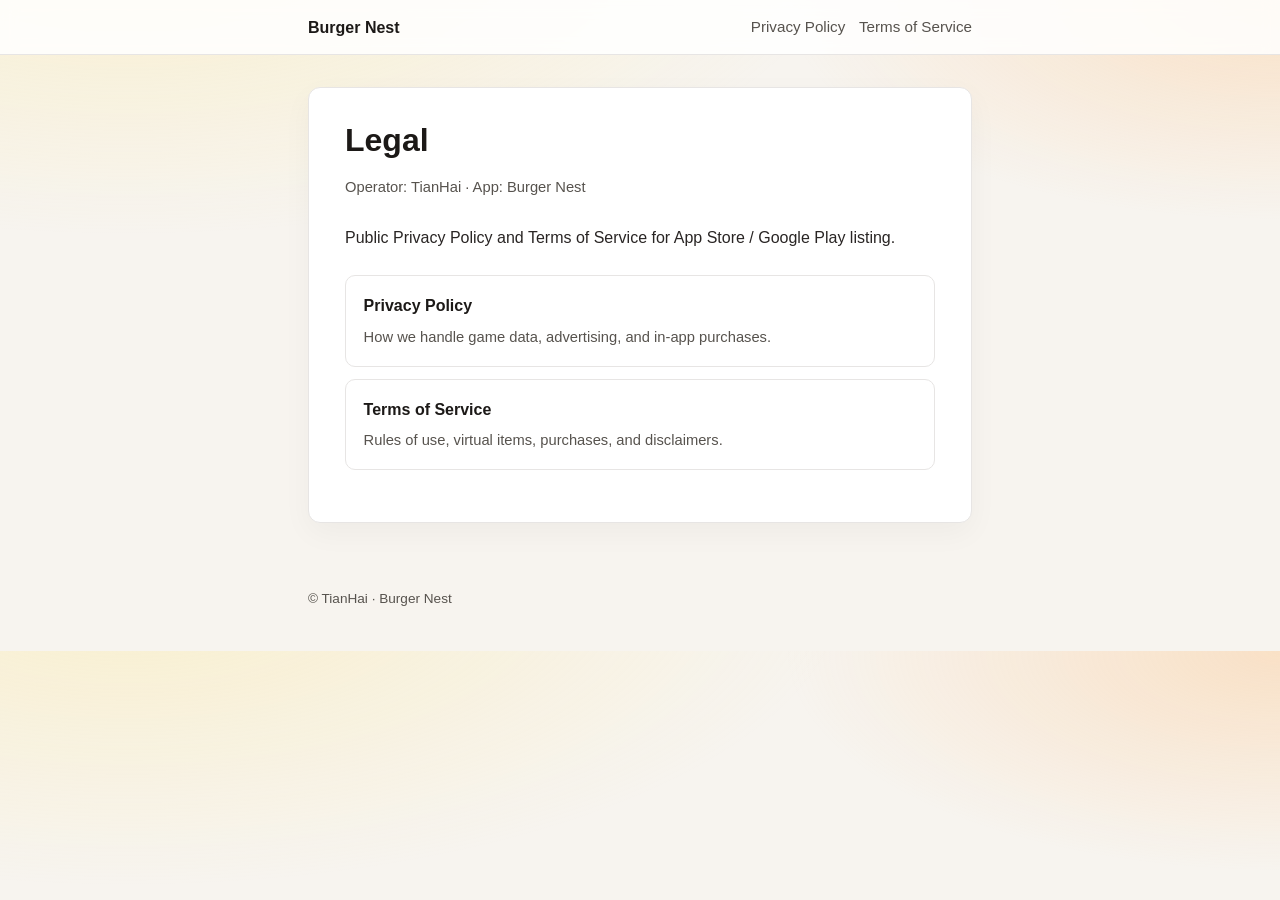
<file: index.html>
<!DOCTYPE html>
<html lang="en">
<head>
  <meta charset="utf-8" />
  <meta name="viewport" content="width=device-width, initial-scale=1" />
  <title>TianHai Pages</title>
  <meta http-equiv="refresh" content="0; url=kyjhbd/legal/" />
  <link rel="canonical" href="kyjhbd/legal/" />
  <script>location.replace("kyjhbd/legal/");</script>
</head>
<body>
  <p><a href="kyjhbd/legal/">Burger Nest legal pages</a></p>
</body>
</html>
</file>
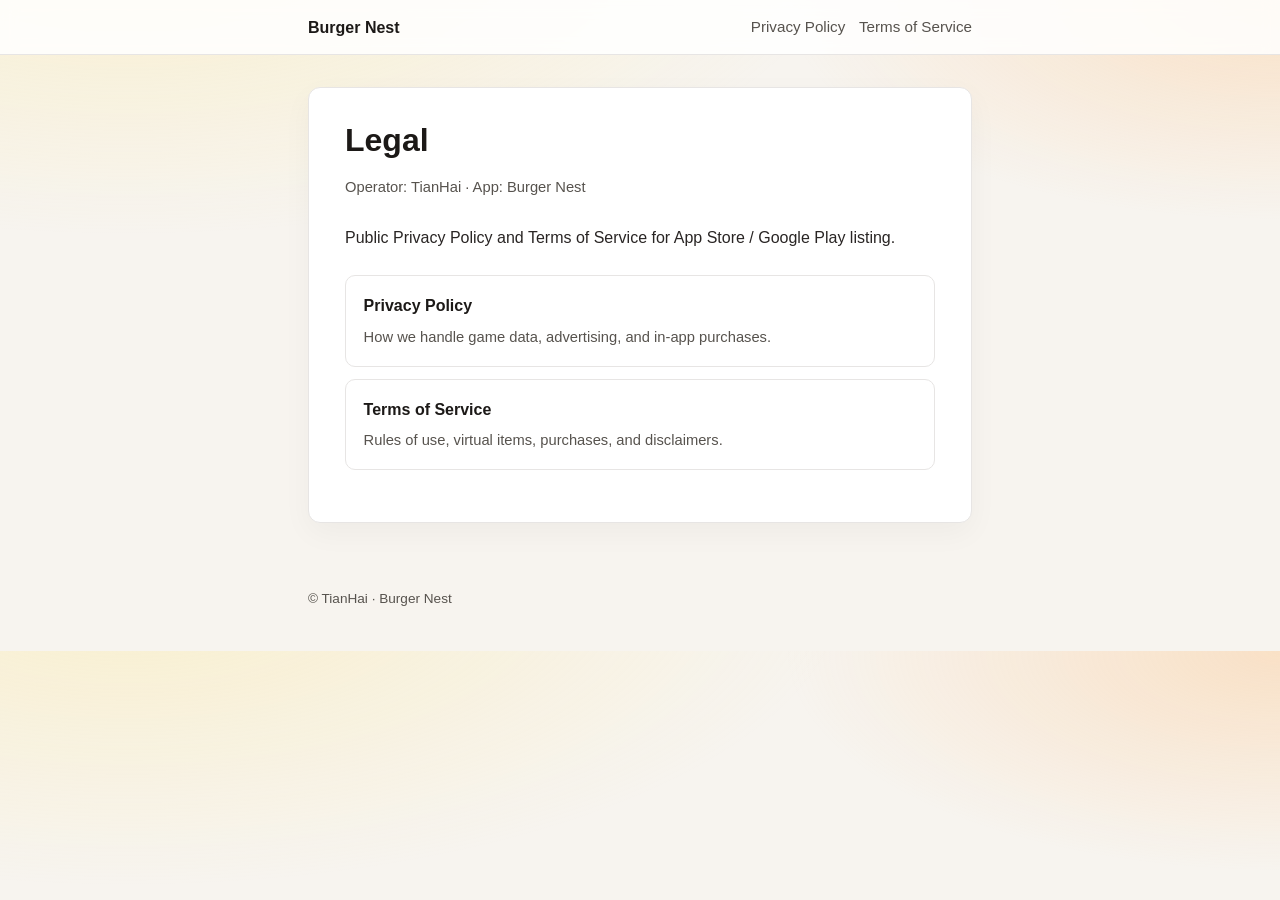
<file: kyjhbd/legal/index.html>
<!DOCTYPE html>
<html lang="en">
<head>
  <meta charset="utf-8" />
  <meta name="viewport" content="width=device-width, initial-scale=1" />
  <title>Burger Nest - Legal</title>
  <meta name="description" content="Privacy Policy and Terms of Service for Burger Nest." />
  <link rel="stylesheet" href="styles.css" />
</head>
<body>
  <header>
    <nav class="nav" aria-label="Primary">
      <a class="brand" href="index.html">Burger Nest</a>
      <div class="nav-links">
        <a href="privacy.html">Privacy Policy</a>
        <a href="terms.html">Terms of Service</a>
      </div>
    </nav>
  </header>

  <main>
    <div class="card">
      <h1>Legal</h1>
      <p class="meta">Operator: TianHai &middot; App: Burger Nest</p>
      <p>
        Public Privacy Policy and Terms of Service for App Store / Google Play listing.
      </p>
      <ul class="home-list">
        <li>
          <a href="privacy.html">
            <strong>Privacy Policy</strong>
            <span>How we handle game data, advertising, and in-app purchases.</span>
          </a>
        </li>
        <li>
          <a href="terms.html">
            <strong>Terms of Service</strong>
            <span>Rules of use, virtual items, purchases, and disclaimers.</span>
          </a>
        </li>
      </ul>
    </div>
  </main>

  <footer>
    &copy; TianHai &middot; Burger Nest
  </footer>
</body>
</html>
</file>
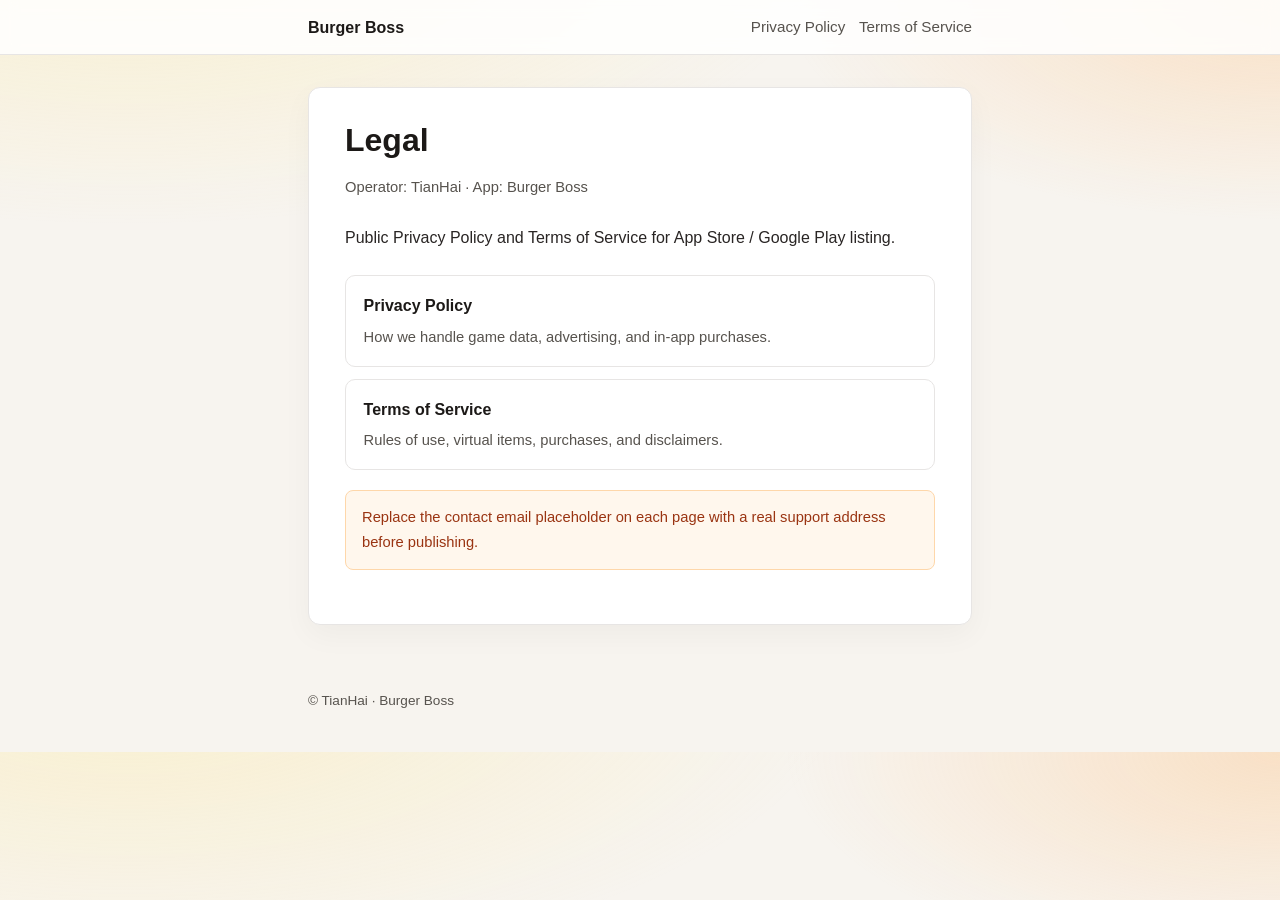
<file: kyjhbd/docs/legal/index.html>
<!DOCTYPE html>
<html lang="en">
<head>
  <meta charset="utf-8" />
  <meta name="viewport" content="width=device-width, initial-scale=1" />
  <title>Burger Boss — Legal</title>
  <meta name="description" content="Privacy Policy and Terms of Service for Burger Boss." />
  <link rel="stylesheet" href="styles.css" />
</head>
<body>
  <header>
    <nav class="nav" aria-label="Primary">
      <a class="brand" href="index.html">Burger Boss</a>
      <div class="nav-links">
        <a href="privacy.html">Privacy Policy</a>
        <a href="terms.html">Terms of Service</a>
      </div>
    </nav>
  </header>

  <main>
    <div class="card">
      <h1>Legal</h1>
      <p class="meta">Operator: TianHai · App: Burger Boss</p>
      <p>
        Public Privacy Policy and Terms of Service for App Store / Google Play listing.
      </p>
      <ul class="home-list">
        <li>
          <a href="privacy.html">
            <strong>Privacy Policy</strong>
            <span>How we handle game data, advertising, and in-app purchases.</span>
          </a>
        </li>
        <li>
          <a href="terms.html">
            <strong>Terms of Service</strong>
            <span>Rules of use, virtual items, purchases, and disclaimers.</span>
          </a>
        </li>
      </ul>
      <p class="note" style="margin-top: 1.25rem;">
        Replace the contact email placeholder on each page with a real support address before publishing.
      </p>
    </div>
  </main>

  <footer>
    © TianHai · Burger Boss
  </footer>
</body>
</html>
</file>
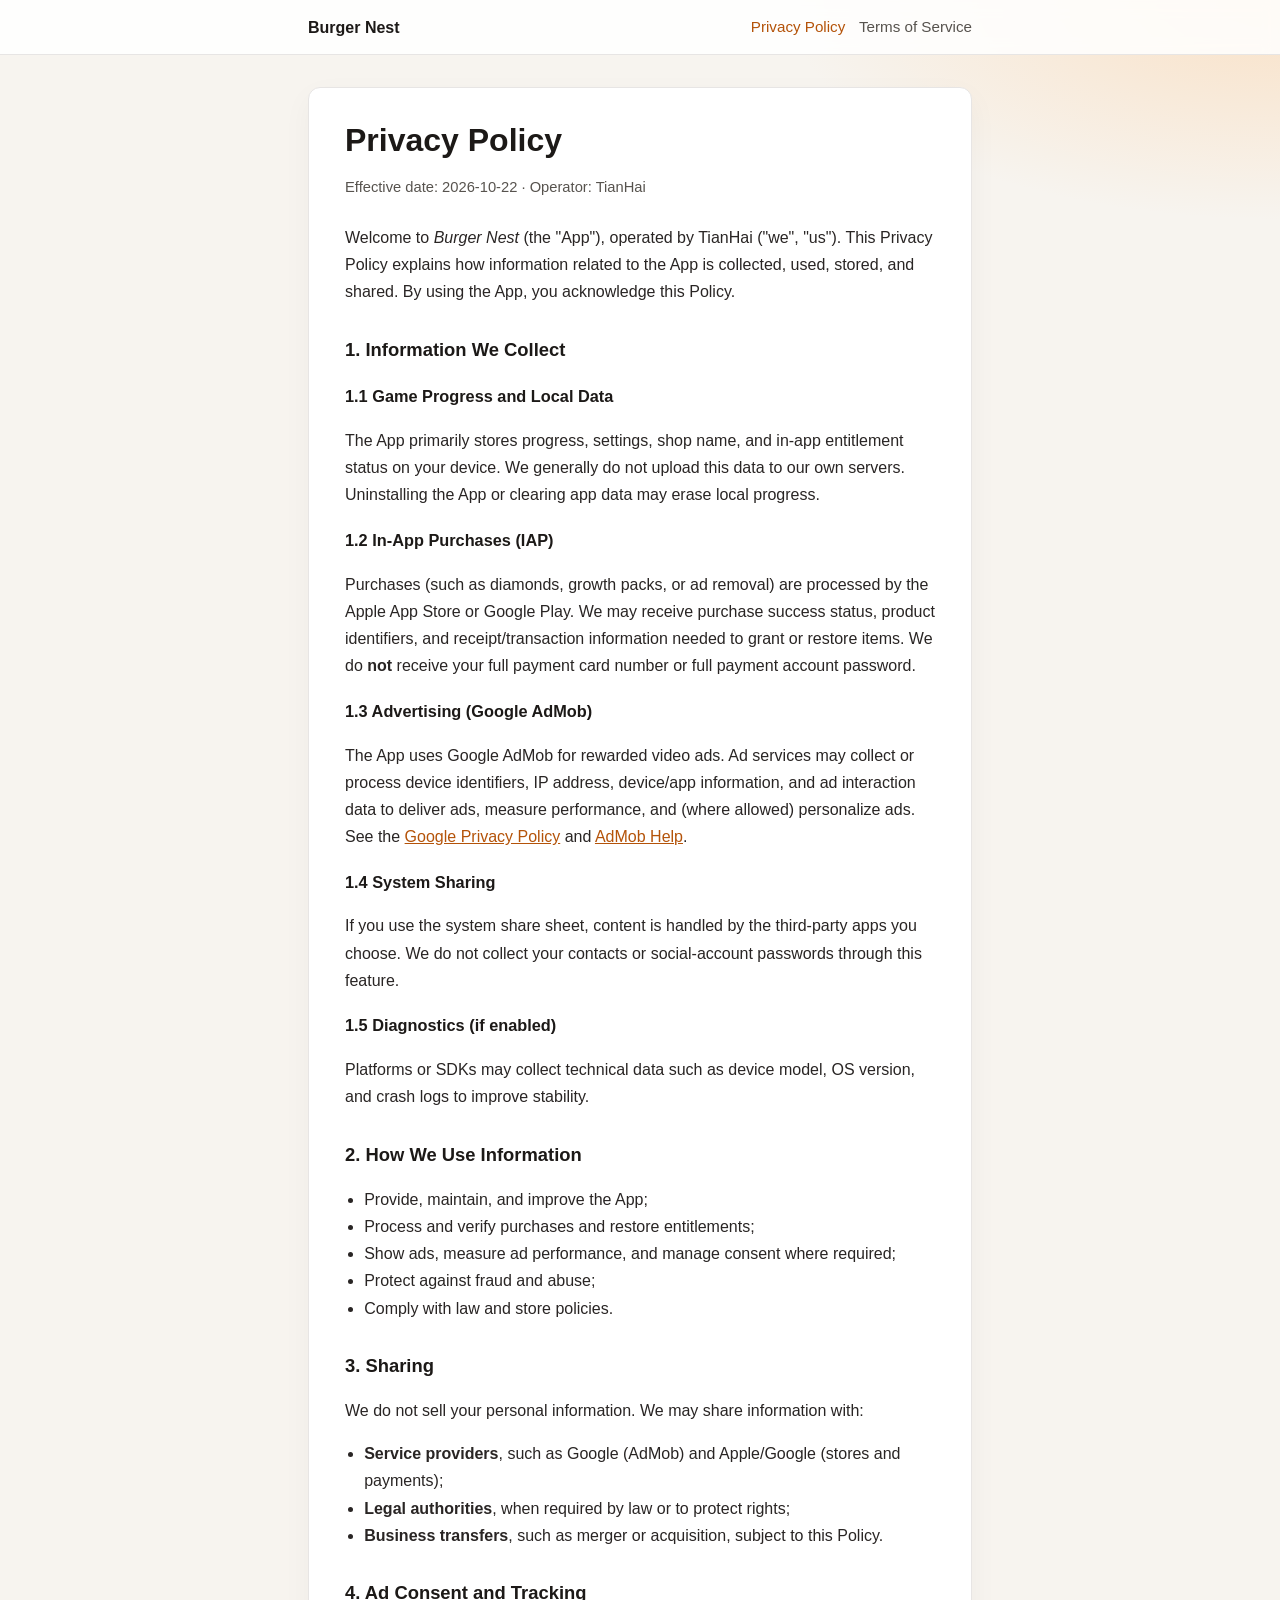
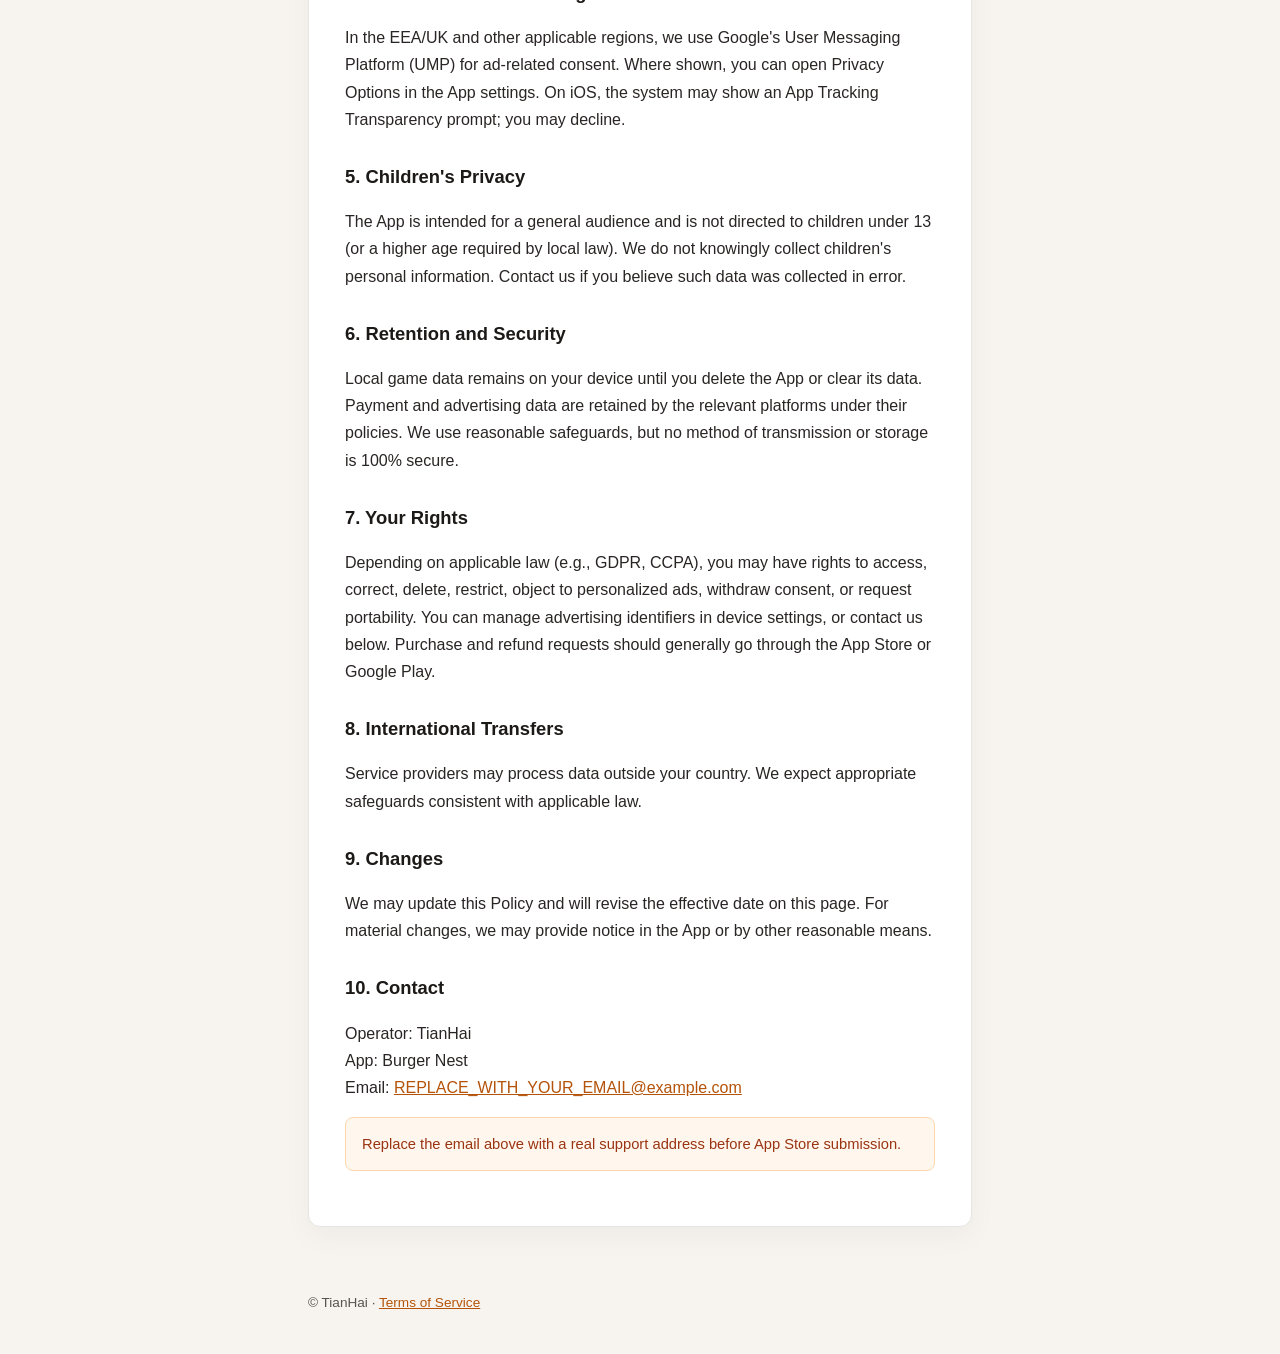
<file: kyjhbd/legal/privacy.html>
<!DOCTYPE html>
<html lang="en">
<head>
  <meta charset="utf-8" />
  <meta name="viewport" content="width=device-width, initial-scale=1" />
  <title>Privacy Policy - Burger Nest</title>
  <meta name="description" content="Privacy Policy for Burger Nest (TianHai)." />
  <link rel="stylesheet" href="styles.css" />
</head>
<body>
  <header>
    <nav class="nav" aria-label="Primary">
      <a class="brand" href="index.html">Burger Nest</a>
      <div class="nav-links">
        <a href="privacy.html" aria-current="page">Privacy Policy</a>
        <a href="terms.html">Terms of Service</a>
      </div>
    </nav>
  </header>

  <main>
    <article class="card">
      <h1>Privacy Policy</h1>
      <p class="meta">Effective date: 2026-10-22 · Operator: TianHai</p>

      <p>
        Welcome to <em>Burger Nest</em> (the "App"), operated by TianHai ("we", "us").
        This Privacy Policy explains how information related to the App is collected, used, stored, and shared.
        By using the App, you acknowledge this Policy.
      </p>

      <h2>1. Information We Collect</h2>
      <h3>1.1 Game Progress and Local Data</h3>
      <p>
        The App primarily stores progress, settings, shop name, and in-app entitlement status on your device.
        We generally do not upload this data to our own servers. Uninstalling the App or clearing app data may erase local progress.
      </p>
      <h3>1.2 In-App Purchases (IAP)</h3>
      <p>
        Purchases (such as diamonds, growth packs, or ad removal) are processed by the Apple App Store or Google Play.
        We may receive purchase success status, product identifiers, and receipt/transaction information needed to grant or restore items.
        We do <strong>not</strong> receive your full payment card number or full payment account password.
      </p>
      <h3>1.3 Advertising (Google AdMob)</h3>
      <p>
        The App uses Google AdMob for rewarded video ads. Ad services may collect or process device identifiers,
        IP address, device/app information, and ad interaction data to deliver ads, measure performance, and (where allowed) personalize ads.
        See the
        <a href="https://policies.google.com/privacy" rel="noopener noreferrer" target="_blank">Google Privacy Policy</a>
        and
        <a href="https://support.google.com/admob/answer/6128543" rel="noopener noreferrer" target="_blank">AdMob Help</a>.
      </p>
      <h3>1.4 System Sharing</h3>
      <p>
        If you use the system share sheet, content is handled by the third-party apps you choose.
        We do not collect your contacts or social-account passwords through this feature.
      </p>
      <h3>1.5 Diagnostics (if enabled)</h3>
      <p>
        Platforms or SDKs may collect technical data such as device model, OS version, and crash logs to improve stability.
      </p>

      <h2>2. How We Use Information</h2>
      <ul>
        <li>Provide, maintain, and improve the App;</li>
        <li>Process and verify purchases and restore entitlements;</li>
        <li>Show ads, measure ad performance, and manage consent where required;</li>
        <li>Protect against fraud and abuse;</li>
        <li>Comply with law and store policies.</li>
      </ul>

      <h2>3. Sharing</h2>
      <p>We do not sell your personal information. We may share information with:</p>
      <ul>
        <li><strong>Service providers</strong>, such as Google (AdMob) and Apple/Google (stores and payments);</li>
        <li><strong>Legal authorities</strong>, when required by law or to protect rights;</li>
        <li><strong>Business transfers</strong>, such as merger or acquisition, subject to this Policy.</li>
      </ul>

      <h2>4. Ad Consent and Tracking</h2>
      <p>
        In the EEA/UK and other applicable regions, we use Google's User Messaging Platform (UMP) for ad-related consent.
        Where shown, you can open Privacy Options in the App settings. On iOS, the system may show an App Tracking Transparency prompt; you may decline.
      </p>

      <h2>5. Children's Privacy</h2>
      <p>
        The App is intended for a general audience and is not directed to children under 13
        (or a higher age required by local law). We do not knowingly collect children's personal information.
        Contact us if you believe such data was collected in error.
      </p>

      <h2>6. Retention and Security</h2>
      <p>
        Local game data remains on your device until you delete the App or clear its data.
        Payment and advertising data are retained by the relevant platforms under their policies.
        We use reasonable safeguards, but no method of transmission or storage is 100% secure.
      </p>

      <h2>7. Your Rights</h2>
      <p>
        Depending on applicable law (e.g., GDPR, CCPA), you may have rights to access, correct, delete, restrict,
        object to personalized ads, withdraw consent, or request portability. You can manage advertising identifiers in device settings,
        or contact us below. Purchase and refund requests should generally go through the App Store or Google Play.
      </p>

      <h2>8. International Transfers</h2>
      <p>
        Service providers may process data outside your country. We expect appropriate safeguards consistent with applicable law.
      </p>

      <h2>9. Changes</h2>
      <p>
        We may update this Policy and will revise the effective date on this page.
        For material changes, we may provide notice in the App or by other reasonable means.
      </p>

      <h2>10. Contact</h2>
      <p>
        Operator: TianHai<br />
        App: Burger Nest<br />
        Email: <a href="mailto:REPLACE_WITH_YOUR_EMAIL@example.com">REPLACE_WITH_YOUR_EMAIL@example.com</a>
      </p>
      <p class="note">Replace the email above with a real support address before App Store submission.</p>
    </article>
  </main>

  <footer>
    © TianHai · <a href="terms.html">Terms of Service</a>
  </footer>
</body>
</html>
</file>
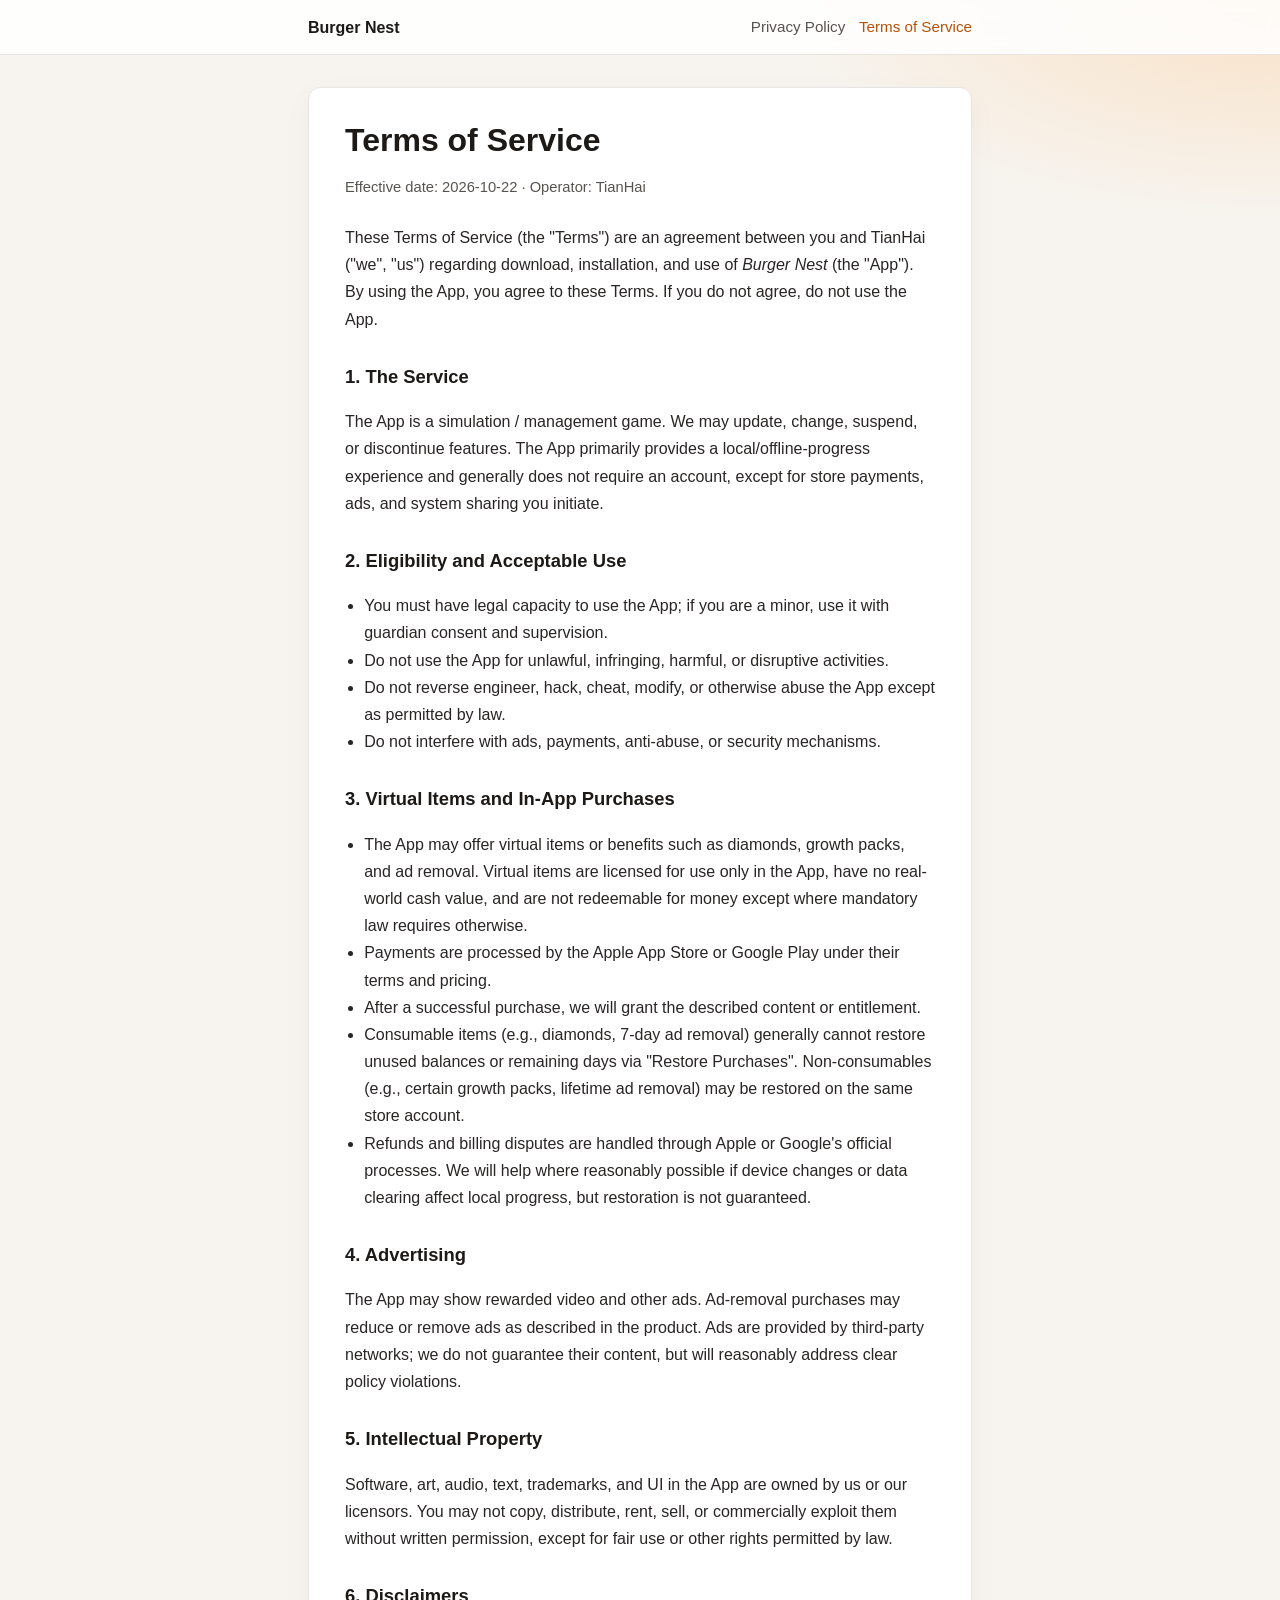
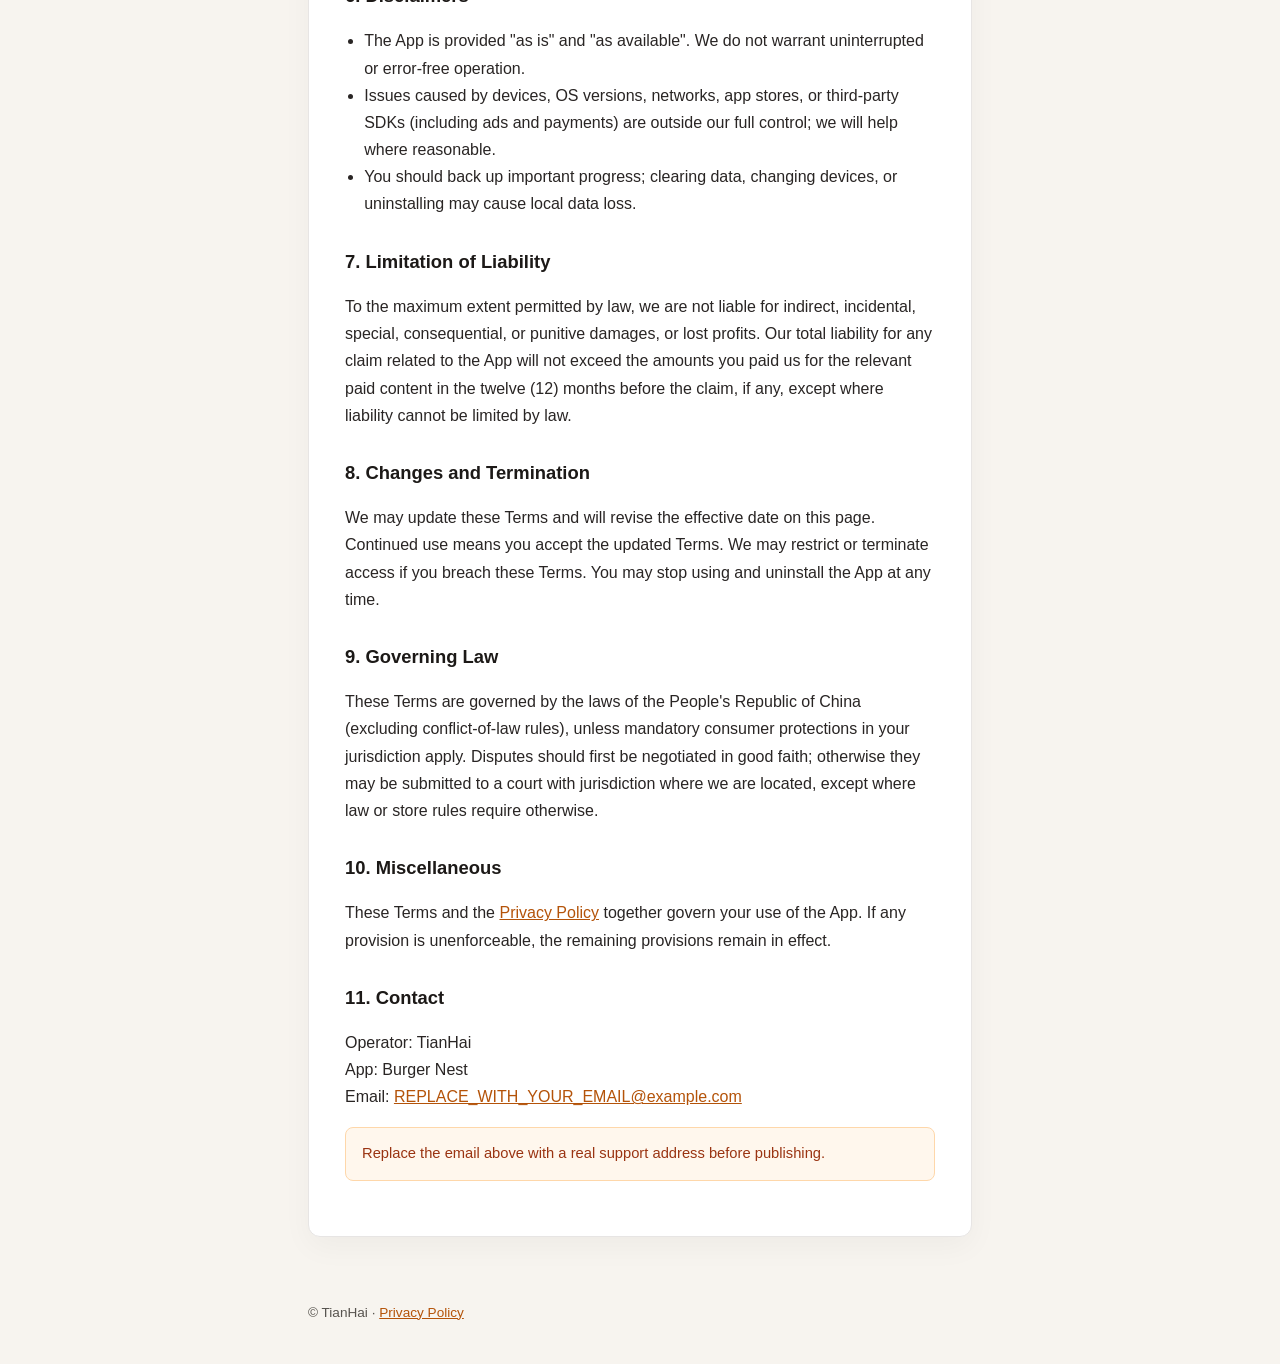
<file: kyjhbd/legal/terms.html>
<!DOCTYPE html>
<html lang="en">
<head>
  <meta charset="utf-8" />
  <meta name="viewport" content="width=device-width, initial-scale=1" />
  <title>Terms of Service - Burger Nest</title>
  <meta name="description" content="Terms of Service for Burger Nest (TianHai)." />
  <link rel="stylesheet" href="styles.css" />
</head>
<body>
  <header>
    <nav class="nav" aria-label="Primary">
      <a class="brand" href="index.html">Burger Nest</a>
      <div class="nav-links">
        <a href="privacy.html">Privacy Policy</a>
        <a href="terms.html" aria-current="page">Terms of Service</a>
      </div>
    </nav>
  </header>

  <main>
    <article class="card">
      <h1>Terms of Service</h1>
      <p class="meta">Effective date: 2026-10-22 · Operator: TianHai</p>

      <p>
        These Terms of Service (the "Terms") are an agreement between you and TianHai ("we", "us")
        regarding download, installation, and use of <em>Burger Nest</em> (the "App").
        By using the App, you agree to these Terms. If you do not agree, do not use the App.
      </p>

      <h2>1. The Service</h2>
      <p>
        The App is a simulation / management game. We may update, change, suspend, or discontinue features.
        The App primarily provides a local/offline-progress experience and generally does not require an account,
        except for store payments, ads, and system sharing you initiate.
      </p>

      <h2>2. Eligibility and Acceptable Use</h2>
      <ul>
        <li>You must have legal capacity to use the App; if you are a minor, use it with guardian consent and supervision.</li>
        <li>Do not use the App for unlawful, infringing, harmful, or disruptive activities.</li>
        <li>Do not reverse engineer, hack, cheat, modify, or otherwise abuse the App except as permitted by law.</li>
        <li>Do not interfere with ads, payments, anti-abuse, or security mechanisms.</li>
      </ul>

      <h2>3. Virtual Items and In-App Purchases</h2>
      <ul>
        <li>
          The App may offer virtual items or benefits such as diamonds, growth packs, and ad removal.
          Virtual items are licensed for use only in the App, have no real-world cash value, and are not redeemable for money
          except where mandatory law requires otherwise.
        </li>
        <li>Payments are processed by the Apple App Store or Google Play under their terms and pricing.</li>
        <li>After a successful purchase, we will grant the described content or entitlement.</li>
        <li>
          Consumable items (e.g., diamonds, 7-day ad removal) generally cannot restore unused balances or remaining days via "Restore Purchases".
          Non-consumables (e.g., certain growth packs, lifetime ad removal) may be restored on the same store account.
        </li>
        <li>
          Refunds and billing disputes are handled through Apple or Google's official processes.
          We will help where reasonably possible if device changes or data clearing affect local progress,
          but restoration is not guaranteed.
        </li>
      </ul>

      <h2>4. Advertising</h2>
      <p>
        The App may show rewarded video and other ads. Ad-removal purchases may reduce or remove ads as described in the product.
        Ads are provided by third-party networks; we do not guarantee their content, but will reasonably address clear policy violations.
      </p>

      <h2>5. Intellectual Property</h2>
      <p>
        Software, art, audio, text, trademarks, and UI in the App are owned by us or our licensors.
        You may not copy, distribute, rent, sell, or commercially exploit them without written permission,
        except for fair use or other rights permitted by law.
      </p>

      <h2>6. Disclaimers</h2>
      <ul>
        <li>The App is provided "as is" and "as available". We do not warrant uninterrupted or error-free operation.</li>
        <li>Issues caused by devices, OS versions, networks, app stores, or third-party SDKs (including ads and payments)
          are outside our full control; we will help where reasonable.</li>
        <li>You should back up important progress; clearing data, changing devices, or uninstalling may cause local data loss.</li>
      </ul>

      <h2>7. Limitation of Liability</h2>
      <p>
        To the maximum extent permitted by law, we are not liable for indirect, incidental, special, consequential,
        or punitive damages, or lost profits. Our total liability for any claim related to the App will not exceed
        the amounts you paid us for the relevant paid content in the twelve (12) months before the claim, if any,
        except where liability cannot be limited by law.
      </p>

      <h2>8. Changes and Termination</h2>
      <p>
        We may update these Terms and will revise the effective date on this page.
        Continued use means you accept the updated Terms. We may restrict or terminate access if you breach these Terms.
        You may stop using and uninstall the App at any time.
      </p>

      <h2>9. Governing Law</h2>
      <p>
        These Terms are governed by the laws of the People's Republic of China (excluding conflict-of-law rules),
        unless mandatory consumer protections in your jurisdiction apply.
        Disputes should first be negotiated in good faith; otherwise they may be submitted to a court with jurisdiction
        where we are located, except where law or store rules require otherwise.
      </p>

      <h2>10. Miscellaneous</h2>
      <p>
        These Terms and the
        <a href="privacy.html">Privacy Policy</a>
        together govern your use of the App. If any provision is unenforceable, the remaining provisions remain in effect.
      </p>

      <h2>11. Contact</h2>
      <p>
        Operator: TianHai<br />
        App: Burger Nest<br />
        Email: <a href="mailto:REPLACE_WITH_YOUR_EMAIL@example.com">REPLACE_WITH_YOUR_EMAIL@example.com</a>
      </p>
      <p class="note">Replace the email above with a real support address before publishing.</p>
    </article>
  </main>

  <footer>
    © TianHai · <a href="privacy.html">Privacy Policy</a>
  </footer>
</body>
</html>
</file>
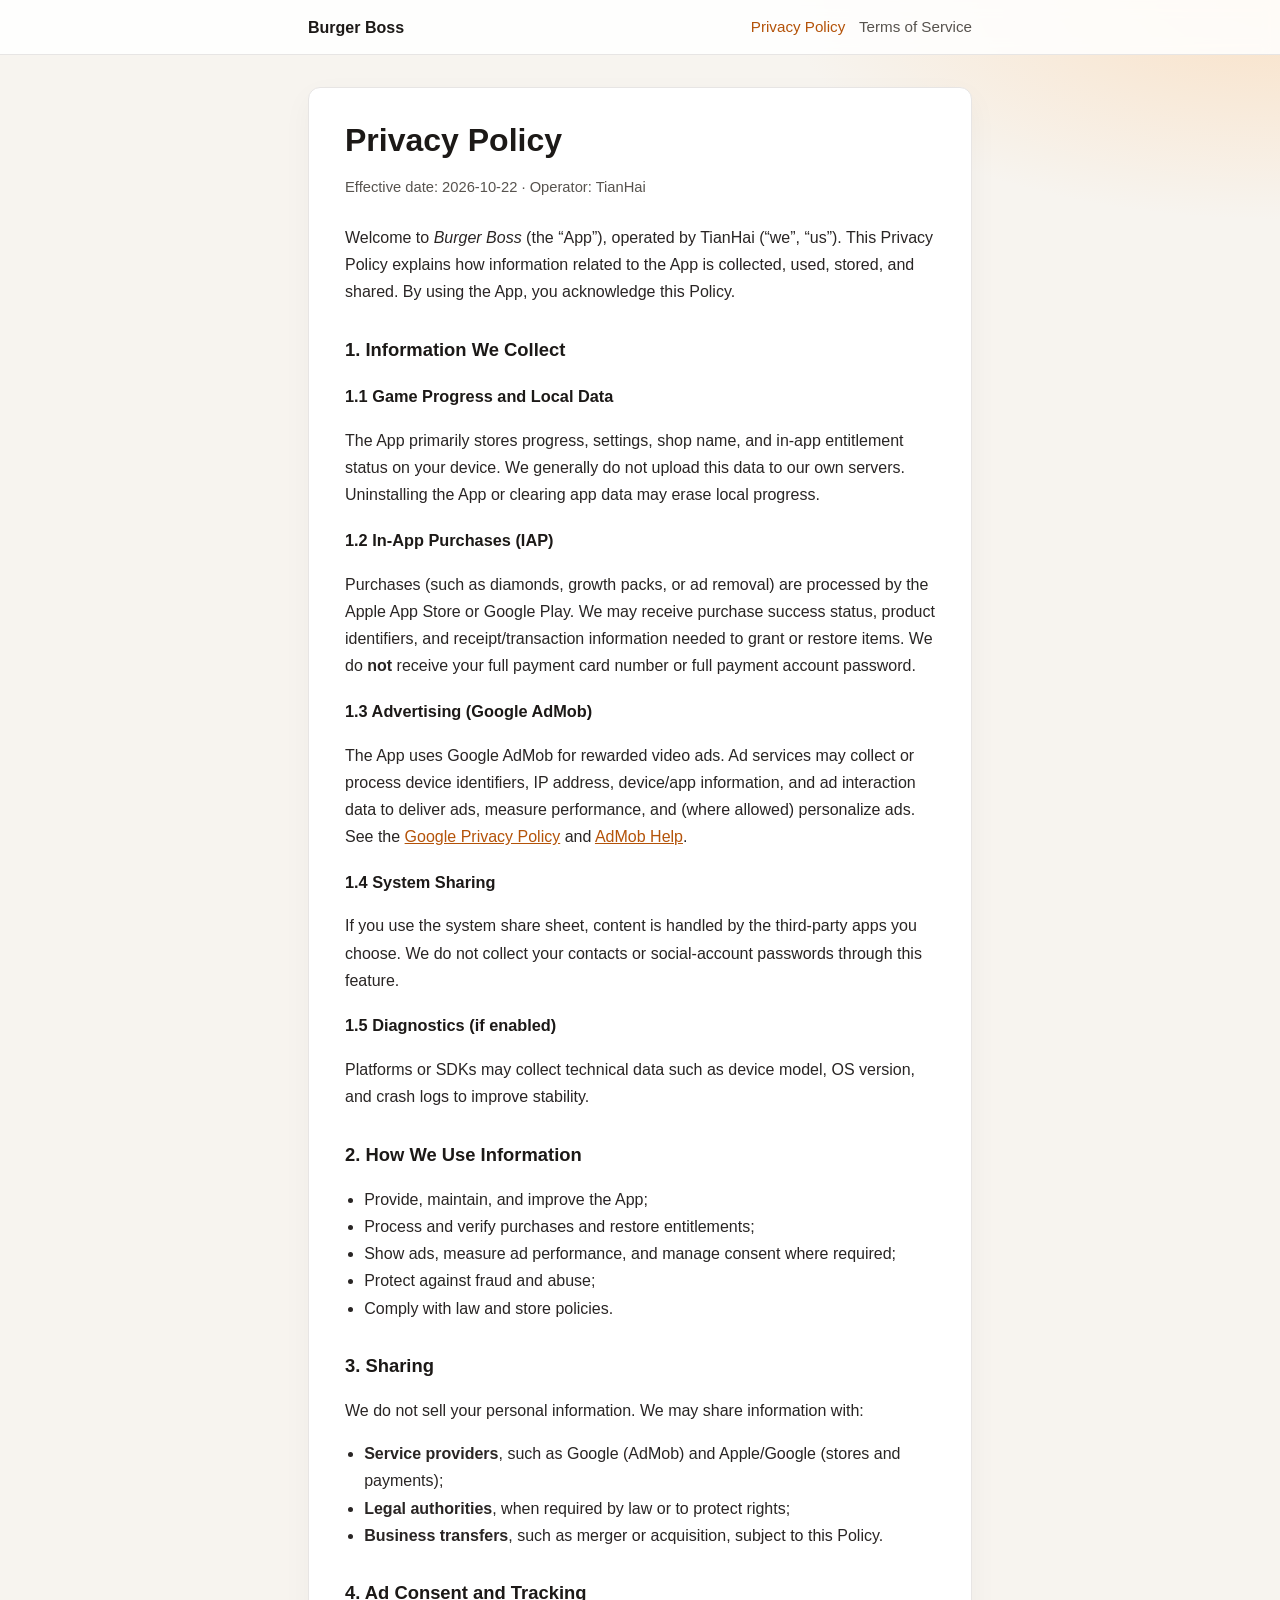
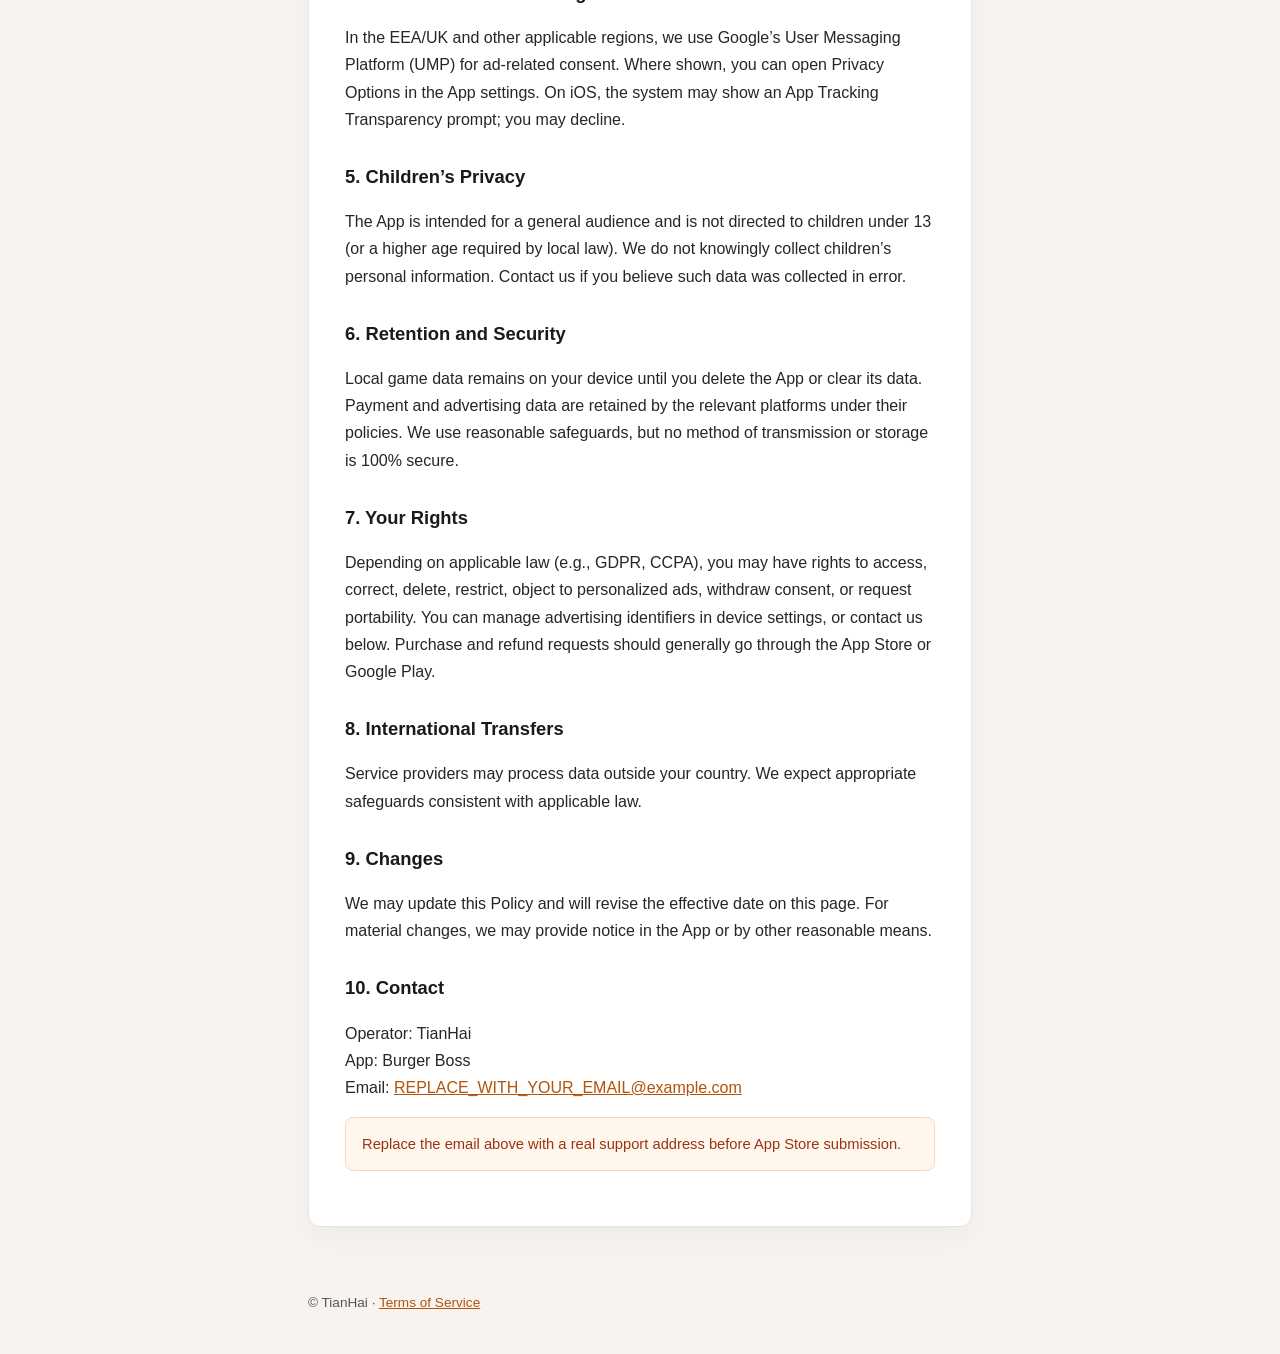
<file: kyjhbd/docs/legal/privacy.html>
<!DOCTYPE html>
<html lang="en">
<head>
  <meta charset="utf-8" />
  <meta name="viewport" content="width=device-width, initial-scale=1" />
  <title>Privacy Policy — Burger Boss</title>
  <meta name="description" content="Privacy Policy for Burger Boss (TianHai)." />
  <link rel="stylesheet" href="styles.css" />
</head>
<body>
  <header>
    <nav class="nav" aria-label="Primary">
      <a class="brand" href="index.html">Burger Boss</a>
      <div class="nav-links">
        <a href="privacy.html" aria-current="page">Privacy Policy</a>
        <a href="terms.html">Terms of Service</a>
      </div>
    </nav>
  </header>

  <main>
    <article class="card">
      <h1>Privacy Policy</h1>
      <p class="meta">Effective date: 2026-10-22 · Operator: TianHai</p>

      <p>
        Welcome to <em>Burger Boss</em> (the “App”), operated by TianHai (“we”, “us”).
        This Privacy Policy explains how information related to the App is collected, used, stored, and shared.
        By using the App, you acknowledge this Policy.
      </p>

      <h2>1. Information We Collect</h2>
      <h3>1.1 Game Progress and Local Data</h3>
      <p>
        The App primarily stores progress, settings, shop name, and in-app entitlement status on your device.
        We generally do not upload this data to our own servers. Uninstalling the App or clearing app data may erase local progress.
      </p>
      <h3>1.2 In-App Purchases (IAP)</h3>
      <p>
        Purchases (such as diamonds, growth packs, or ad removal) are processed by the Apple App Store or Google Play.
        We may receive purchase success status, product identifiers, and receipt/transaction information needed to grant or restore items.
        We do <strong>not</strong> receive your full payment card number or full payment account password.
      </p>
      <h3>1.3 Advertising (Google AdMob)</h3>
      <p>
        The App uses Google AdMob for rewarded video ads. Ad services may collect or process device identifiers,
        IP address, device/app information, and ad interaction data to deliver ads, measure performance, and (where allowed) personalize ads.
        See the
        <a href="https://policies.google.com/privacy" rel="noopener noreferrer" target="_blank">Google Privacy Policy</a>
        and
        <a href="https://support.google.com/admob/answer/6128543" rel="noopener noreferrer" target="_blank">AdMob Help</a>.
      </p>
      <h3>1.4 System Sharing</h3>
      <p>
        If you use the system share sheet, content is handled by the third-party apps you choose.
        We do not collect your contacts or social-account passwords through this feature.
      </p>
      <h3>1.5 Diagnostics (if enabled)</h3>
      <p>
        Platforms or SDKs may collect technical data such as device model, OS version, and crash logs to improve stability.
      </p>

      <h2>2. How We Use Information</h2>
      <ul>
        <li>Provide, maintain, and improve the App;</li>
        <li>Process and verify purchases and restore entitlements;</li>
        <li>Show ads, measure ad performance, and manage consent where required;</li>
        <li>Protect against fraud and abuse;</li>
        <li>Comply with law and store policies.</li>
      </ul>

      <h2>3. Sharing</h2>
      <p>We do not sell your personal information. We may share information with:</p>
      <ul>
        <li><strong>Service providers</strong>, such as Google (AdMob) and Apple/Google (stores and payments);</li>
        <li><strong>Legal authorities</strong>, when required by law or to protect rights;</li>
        <li><strong>Business transfers</strong>, such as merger or acquisition, subject to this Policy.</li>
      </ul>

      <h2>4. Ad Consent and Tracking</h2>
      <p>
        In the EEA/UK and other applicable regions, we use Google’s User Messaging Platform (UMP) for ad-related consent.
        Where shown, you can open Privacy Options in the App settings. On iOS, the system may show an App Tracking Transparency prompt; you may decline.
      </p>

      <h2>5. Children’s Privacy</h2>
      <p>
        The App is intended for a general audience and is not directed to children under 13
        (or a higher age required by local law). We do not knowingly collect children’s personal information.
        Contact us if you believe such data was collected in error.
      </p>

      <h2>6. Retention and Security</h2>
      <p>
        Local game data remains on your device until you delete the App or clear its data.
        Payment and advertising data are retained by the relevant platforms under their policies.
        We use reasonable safeguards, but no method of transmission or storage is 100% secure.
      </p>

      <h2>7. Your Rights</h2>
      <p>
        Depending on applicable law (e.g., GDPR, CCPA), you may have rights to access, correct, delete, restrict,
        object to personalized ads, withdraw consent, or request portability. You can manage advertising identifiers in device settings,
        or contact us below. Purchase and refund requests should generally go through the App Store or Google Play.
      </p>

      <h2>8. International Transfers</h2>
      <p>
        Service providers may process data outside your country. We expect appropriate safeguards consistent with applicable law.
      </p>

      <h2>9. Changes</h2>
      <p>
        We may update this Policy and will revise the effective date on this page.
        For material changes, we may provide notice in the App or by other reasonable means.
      </p>

      <h2>10. Contact</h2>
      <p>
        Operator: TianHai<br />
        App: Burger Boss<br />
        Email: <a href="mailto:REPLACE_WITH_YOUR_EMAIL@example.com">REPLACE_WITH_YOUR_EMAIL@example.com</a>
      </p>
      <p class="note">Replace the email above with a real support address before App Store submission.</p>
    </article>
  </main>

  <footer>
    © TianHai · <a href="terms.html">Terms of Service</a>
  </footer>
</body>
</html>
</file>
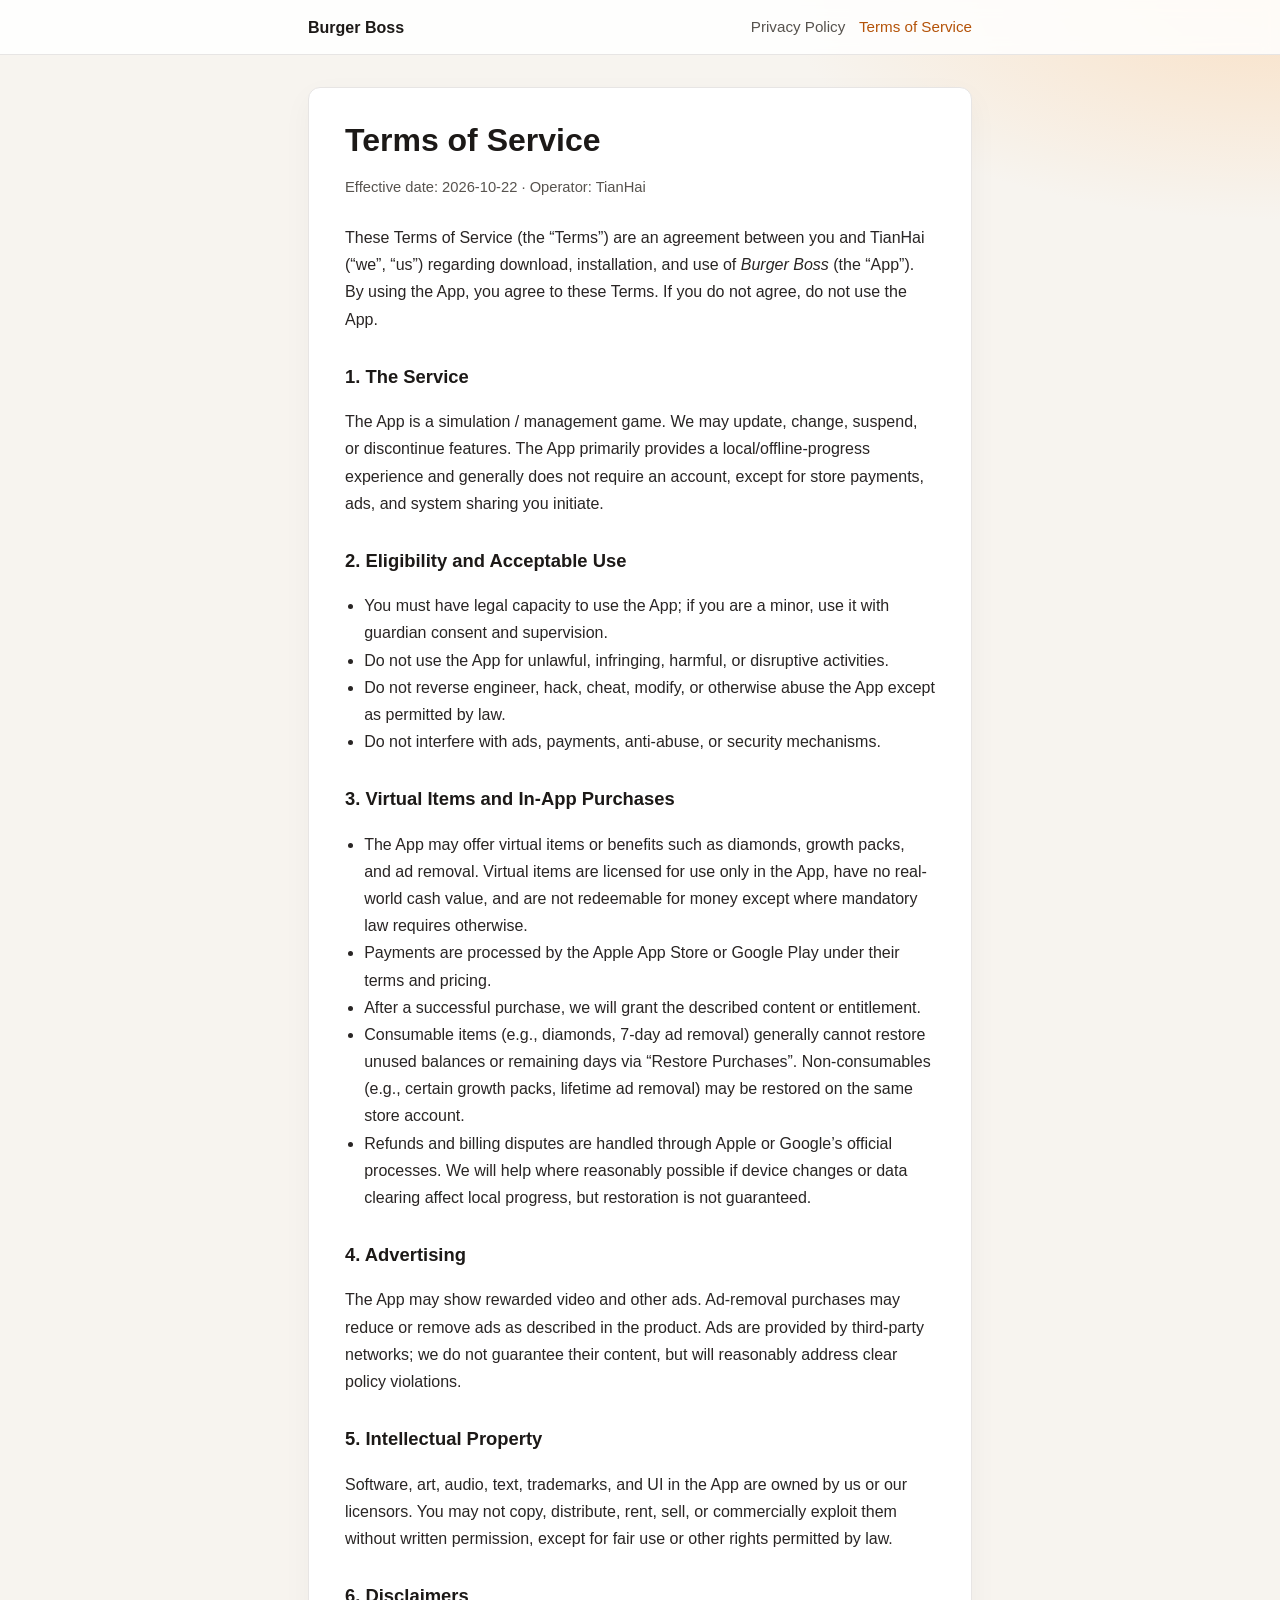
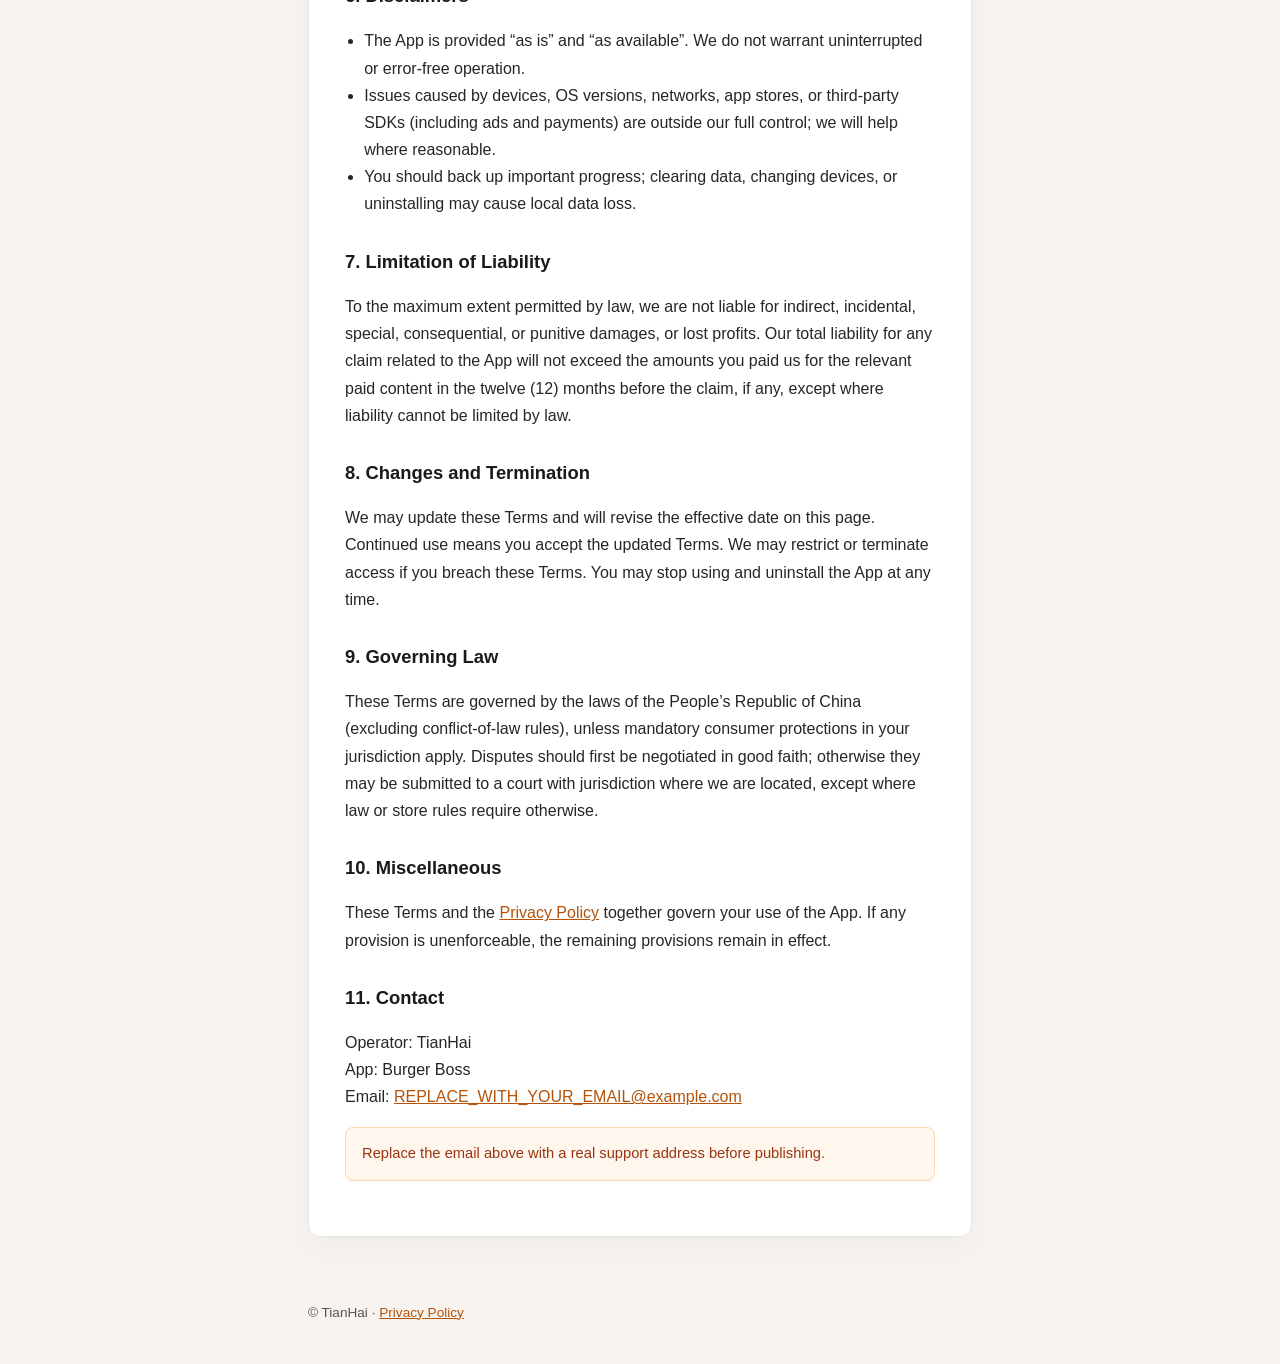
<file: kyjhbd/docs/legal/terms.html>
<!DOCTYPE html>
<html lang="en">
<head>
  <meta charset="utf-8" />
  <meta name="viewport" content="width=device-width, initial-scale=1" />
  <title>Terms of Service — Burger Boss</title>
  <meta name="description" content="Terms of Service for Burger Boss (TianHai)." />
  <link rel="stylesheet" href="styles.css" />
</head>
<body>
  <header>
    <nav class="nav" aria-label="Primary">
      <a class="brand" href="index.html">Burger Boss</a>
      <div class="nav-links">
        <a href="privacy.html">Privacy Policy</a>
        <a href="terms.html" aria-current="page">Terms of Service</a>
      </div>
    </nav>
  </header>

  <main>
    <article class="card">
      <h1>Terms of Service</h1>
      <p class="meta">Effective date: 2026-10-22 · Operator: TianHai</p>

      <p>
        These Terms of Service (the “Terms”) are an agreement between you and TianHai (“we”, “us”)
        regarding download, installation, and use of <em>Burger Boss</em> (the “App”).
        By using the App, you agree to these Terms. If you do not agree, do not use the App.
      </p>

      <h2>1. The Service</h2>
      <p>
        The App is a simulation / management game. We may update, change, suspend, or discontinue features.
        The App primarily provides a local/offline-progress experience and generally does not require an account,
        except for store payments, ads, and system sharing you initiate.
      </p>

      <h2>2. Eligibility and Acceptable Use</h2>
      <ul>
        <li>You must have legal capacity to use the App; if you are a minor, use it with guardian consent and supervision.</li>
        <li>Do not use the App for unlawful, infringing, harmful, or disruptive activities.</li>
        <li>Do not reverse engineer, hack, cheat, modify, or otherwise abuse the App except as permitted by law.</li>
        <li>Do not interfere with ads, payments, anti-abuse, or security mechanisms.</li>
      </ul>

      <h2>3. Virtual Items and In-App Purchases</h2>
      <ul>
        <li>
          The App may offer virtual items or benefits such as diamonds, growth packs, and ad removal.
          Virtual items are licensed for use only in the App, have no real-world cash value, and are not redeemable for money
          except where mandatory law requires otherwise.
        </li>
        <li>Payments are processed by the Apple App Store or Google Play under their terms and pricing.</li>
        <li>After a successful purchase, we will grant the described content or entitlement.</li>
        <li>
          Consumable items (e.g., diamonds, 7-day ad removal) generally cannot restore unused balances or remaining days via “Restore Purchases”.
          Non-consumables (e.g., certain growth packs, lifetime ad removal) may be restored on the same store account.
        </li>
        <li>
          Refunds and billing disputes are handled through Apple or Google’s official processes.
          We will help where reasonably possible if device changes or data clearing affect local progress,
          but restoration is not guaranteed.
        </li>
      </ul>

      <h2>4. Advertising</h2>
      <p>
        The App may show rewarded video and other ads. Ad-removal purchases may reduce or remove ads as described in the product.
        Ads are provided by third-party networks; we do not guarantee their content, but will reasonably address clear policy violations.
      </p>

      <h2>5. Intellectual Property</h2>
      <p>
        Software, art, audio, text, trademarks, and UI in the App are owned by us or our licensors.
        You may not copy, distribute, rent, sell, or commercially exploit them without written permission,
        except for fair use or other rights permitted by law.
      </p>

      <h2>6. Disclaimers</h2>
      <ul>
        <li>The App is provided “as is” and “as available”. We do not warrant uninterrupted or error-free operation.</li>
        <li>Issues caused by devices, OS versions, networks, app stores, or third-party SDKs (including ads and payments)
          are outside our full control; we will help where reasonable.</li>
        <li>You should back up important progress; clearing data, changing devices, or uninstalling may cause local data loss.</li>
      </ul>

      <h2>7. Limitation of Liability</h2>
      <p>
        To the maximum extent permitted by law, we are not liable for indirect, incidental, special, consequential,
        or punitive damages, or lost profits. Our total liability for any claim related to the App will not exceed
        the amounts you paid us for the relevant paid content in the twelve (12) months before the claim, if any,
        except where liability cannot be limited by law.
      </p>

      <h2>8. Changes and Termination</h2>
      <p>
        We may update these Terms and will revise the effective date on this page.
        Continued use means you accept the updated Terms. We may restrict or terminate access if you breach these Terms.
        You may stop using and uninstall the App at any time.
      </p>

      <h2>9. Governing Law</h2>
      <p>
        These Terms are governed by the laws of the People’s Republic of China (excluding conflict-of-law rules),
        unless mandatory consumer protections in your jurisdiction apply.
        Disputes should first be negotiated in good faith; otherwise they may be submitted to a court with jurisdiction
        where we are located, except where law or store rules require otherwise.
      </p>

      <h2>10. Miscellaneous</h2>
      <p>
        These Terms and the
        <a href="privacy.html">Privacy Policy</a>
        together govern your use of the App. If any provision is unenforceable, the remaining provisions remain in effect.
      </p>

      <h2>11. Contact</h2>
      <p>
        Operator: TianHai<br />
        App: Burger Boss<br />
        Email: <a href="mailto:REPLACE_WITH_YOUR_EMAIL@example.com">REPLACE_WITH_YOUR_EMAIL@example.com</a>
      </p>
      <p class="note">Replace the email above with a real support address before publishing.</p>
    </article>
  </main>

  <footer>
    © TianHai · <a href="privacy.html">Privacy Policy</a>
  </footer>
</body>
</html>
</file>
<file: kyjhbd/legal/styles.css>
:root {
  --bg: #f7f4ef;
  --ink: #1c1917;
  --muted: #57534e;
  --card: #ffffff;
  --line: #e7e5e4;
  --accent: #b45309;
  --max: 44rem;
}

* {
  box-sizing: border-box;
}

html {
  scroll-behavior: smooth;
}

body {
  margin: 0;
  font-family: "Segoe UI", "PingFang SC", "Hiragino Sans GB", "Microsoft YaHei",
    sans-serif;
  color: var(--ink);
  background:
    radial-gradient(1200px 500px at 10% -10%, #fde68a55, transparent 60%),
    radial-gradient(900px 400px at 100% 0%, #fdba7455, transparent 55%),
    var(--bg);
  line-height: 1.7;
}

a {
  color: var(--accent);
}

header {
  border-bottom: 1px solid var(--line);
  background: rgba(255, 255, 255, 0.85);
  backdrop-filter: blur(8px);
  position: sticky;
  top: 0;
  z-index: 10;
}

.nav {
  max-width: var(--max);
  margin: 0 auto;
  padding: 0.85rem 1.25rem;
  display: flex;
  flex-wrap: wrap;
  gap: 0.75rem 1.25rem;
  align-items: center;
  justify-content: space-between;
}

.brand {
  font-weight: 700;
  text-decoration: none;
  color: var(--ink);
}

.nav-links {
  display: flex;
  flex-wrap: wrap;
  gap: 0.85rem;
}

.nav-links a {
  text-decoration: none;
  color: var(--muted);
  font-size: 0.95rem;
}

.nav-links a:hover,
.nav-links a[aria-current="page"] {
  color: var(--accent);
}

main {
  max-width: var(--max);
  margin: 0 auto;
  padding: 2rem 1.25rem 4rem;
}

.card {
  background: var(--card);
  border: 1px solid var(--line);
  border-radius: 12px;
  padding: 1.5rem 1.35rem 2rem;
  box-shadow: 0 10px 30px rgba(28, 25, 23, 0.04);
}

h1 {
  margin: 0 0 0.35rem;
  font-size: clamp(1.6rem, 4vw, 2rem);
  line-height: 1.25;
}

.meta {
  color: var(--muted);
  font-size: 0.92rem;
  margin-bottom: 1.5rem;
}

h2 {
  margin: 1.75rem 0 0.6rem;
  font-size: 1.15rem;
}

h3 {
  margin: 1.15rem 0 0.4rem;
  font-size: 1.02rem;
}

p,
li {
  color: #292524;
}

ul {
  padding-left: 1.2rem;
}

.home-list {
  list-style: none;
  padding: 0;
  margin: 1.5rem 0 0;
}

.home-list a {
  display: block;
  text-decoration: none;
  color: var(--ink);
  border: 1px solid var(--line);
  border-radius: 10px;
  padding: 1rem 1.1rem;
  margin-bottom: 0.75rem;
  background: #fff;
  transition: border-color 0.15s ease, transform 0.15s ease;
}

.home-list a:hover {
  border-color: #fdba74;
  transform: translateY(-1px);
}

.home-list strong {
  display: block;
  margin-bottom: 0.2rem;
}

.home-list span {
  color: var(--muted);
  font-size: 0.92rem;
}

.note {
  background: #fff7ed;
  border: 1px solid #fed7aa;
  border-radius: 8px;
  padding: 0.85rem 1rem;
  color: #9a3412;
  font-size: 0.92rem;
}

footer {
  max-width: var(--max);
  margin: 0 auto;
  padding: 0 1.25rem 2.5rem;
  color: var(--muted);
  font-size: 0.85rem;
}

@media (min-width: 720px) {
  .card {
    padding: 2rem 2.25rem 2.5rem;
  }
}
</file>
<file: kyjhbd/docs/legal/styles.css>
:root {
  --bg: #f7f4ef;
  --ink: #1c1917;
  --muted: #57534e;
  --card: #ffffff;
  --line: #e7e5e4;
  --accent: #b45309;
  --max: 44rem;
}

* {
  box-sizing: border-box;
}

html {
  scroll-behavior: smooth;
}

body {
  margin: 0;
  font-family: "Segoe UI", "PingFang SC", "Hiragino Sans GB", "Microsoft YaHei",
    sans-serif;
  color: var(--ink);
  background:
    radial-gradient(1200px 500px at 10% -10%, #fde68a55, transparent 60%),
    radial-gradient(900px 400px at 100% 0%, #fdba7455, transparent 55%),
    var(--bg);
  line-height: 1.7;
}

a {
  color: var(--accent);
}

header {
  border-bottom: 1px solid var(--line);
  background: rgba(255, 255, 255, 0.85);
  backdrop-filter: blur(8px);
  position: sticky;
  top: 0;
  z-index: 10;
}

.nav {
  max-width: var(--max);
  margin: 0 auto;
  padding: 0.85rem 1.25rem;
  display: flex;
  flex-wrap: wrap;
  gap: 0.75rem 1.25rem;
  align-items: center;
  justify-content: space-between;
}

.brand {
  font-weight: 700;
  text-decoration: none;
  color: var(--ink);
}

.nav-links {
  display: flex;
  flex-wrap: wrap;
  gap: 0.85rem;
}

.nav-links a {
  text-decoration: none;
  color: var(--muted);
  font-size: 0.95rem;
}

.nav-links a:hover,
.nav-links a[aria-current="page"] {
  color: var(--accent);
}

main {
  max-width: var(--max);
  margin: 0 auto;
  padding: 2rem 1.25rem 4rem;
}

.card {
  background: var(--card);
  border: 1px solid var(--line);
  border-radius: 12px;
  padding: 1.5rem 1.35rem 2rem;
  box-shadow: 0 10px 30px rgba(28, 25, 23, 0.04);
}

h1 {
  margin: 0 0 0.35rem;
  font-size: clamp(1.6rem, 4vw, 2rem);
  line-height: 1.25;
}

.meta {
  color: var(--muted);
  font-size: 0.92rem;
  margin-bottom: 1.5rem;
}

h2 {
  margin: 1.75rem 0 0.6rem;
  font-size: 1.15rem;
}

h3 {
  margin: 1.15rem 0 0.4rem;
  font-size: 1.02rem;
}

p,
li {
  color: #292524;
}

ul {
  padding-left: 1.2rem;
}

.home-list {
  list-style: none;
  padding: 0;
  margin: 1.5rem 0 0;
}

.home-list a {
  display: block;
  text-decoration: none;
  color: var(--ink);
  border: 1px solid var(--line);
  border-radius: 10px;
  padding: 1rem 1.1rem;
  margin-bottom: 0.75rem;
  background: #fff;
  transition: border-color 0.15s ease, transform 0.15s ease;
}

.home-list a:hover {
  border-color: #fdba74;
  transform: translateY(-1px);
}

.home-list strong {
  display: block;
  margin-bottom: 0.2rem;
}

.home-list span {
  color: var(--muted);
  font-size: 0.92rem;
}

.note {
  background: #fff7ed;
  border: 1px solid #fed7aa;
  border-radius: 8px;
  padding: 0.85rem 1rem;
  color: #9a3412;
  font-size: 0.92rem;
}

footer {
  max-width: var(--max);
  margin: 0 auto;
  padding: 0 1.25rem 2.5rem;
  color: var(--muted);
  font-size: 0.85rem;
}

@media (min-width: 720px) {
  .card {
    padding: 2rem 2.25rem 2.5rem;
  }
}
</file>
